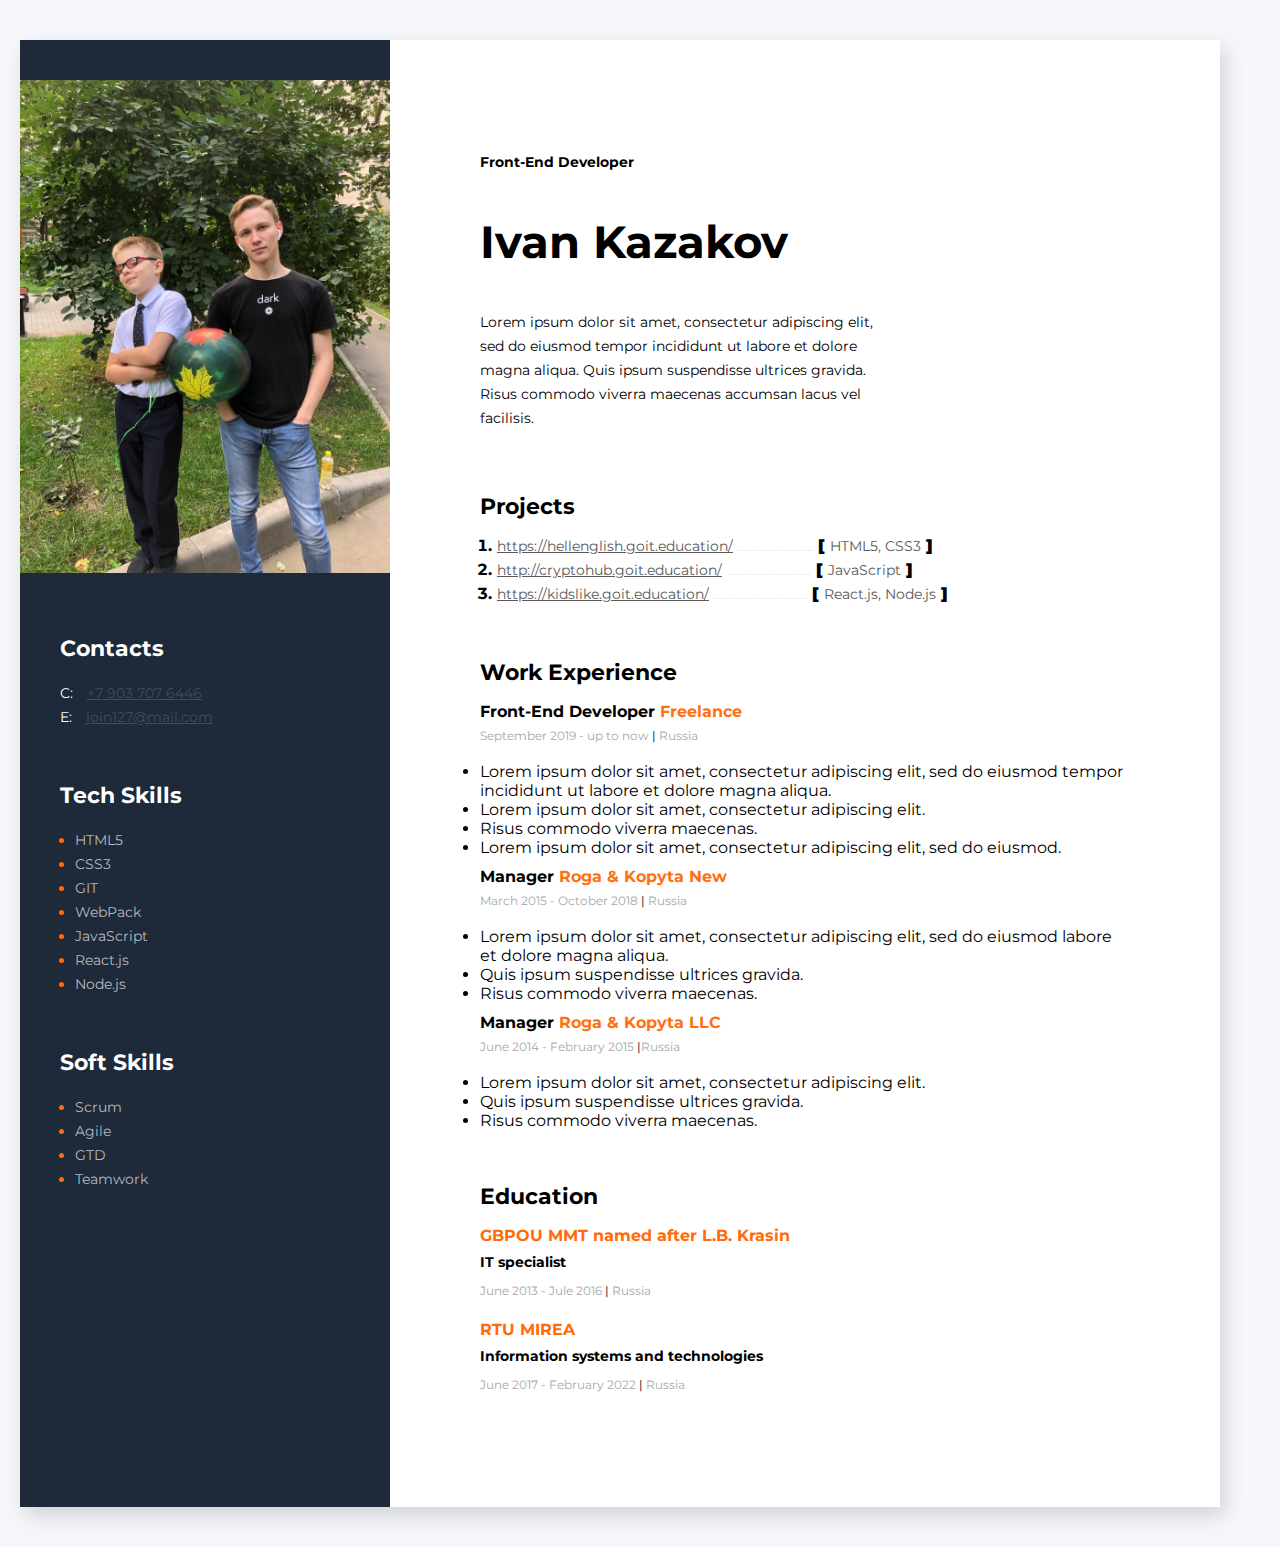
<file: Resume-project/index.html>
<!DOCTYPE html>
<html lang="en">
<head>
    <meta charset="UTF-8">
    <meta name="viewport" content="width=device-width, initial-scale=1.0">
    <title>My resume</title>
    <link rel="stylesheet" href="./css/style.css">
    <link href="https://fonts.googleapis.com/css2?family=Montserrat:wght@400;700&display=swap" rel="stylesheet">
</head>
<body>
    <!-- main container -->
    <div class="wrapper">
        <aside class="sidebar">
            <img class="my-photo" src="./img/fQ2Y82E545Y.jpg" alt="My photo">

            <!-- Contacts container -->
            <div class="contacts-container">
                <h3 class="contacts-title">Contacts</h3>
                <div>
                    <span class="contacts-link-type">C:</span>
                    <a class="contacts-link" href="tel: +7 903 707 6446">+7 903 707 6446</a>
                </div>
                <div>
                    <span class="contacts-link-type">E:</span>
                    <a class="contacts-link" href="mailto:join127@mail.com">join127@mail.com</a>
                </div>
            </div>

            <!-- Tech skills container -->
            <div class="tech-skills-container">
                <h3 class="tech-skills-title">Tech Skills</h3>
                <ul>
                    <li class="tech-skills-item">
                        <span class="tech-skill-text">HTML5</span>
                    </li>
                    <li class="tech-skills-item">
                        <span class="tech-skill-text">CSS3</span>
                    </li>
                    <li class="tech-skills-item"
                    ><span class="tech-skill-text">GIT</span>
                </li>
                    <li class="tech-skills-item">
                        <span class="tech-skill-text">WebPack</span>
                    </li>
                    <li class="tech-skills-item">
                        <span class="tech-skill-text">JavaScript</span>
                    </li>
                    <li class="tech-skills-item">
                        <span class="tech-skill-text">React.js</span>
                    </li>
                    <li class="tech-skills-item">
                        <span class="tech-skill-text">Node.js</span>
                    </li>
                </ul>

            </div>

            <!-- Soft skill container -->
            <div class="soft-skills-container">
                <h3 class="soft-skills-title">Soft Skills</h3>
                <ul>
                    <li class="soft-skills-item">
                        <span class="soft-skill-text">Scrum</span>
                    </li>
                    <li class="soft-skills-item">
                        <span class="soft-skill-text">Agile</span>
                    </li>
                    <li class="soft-skills-item">
                        <span class="soft-skill-text">GTD</span>
                    </li>
                    <li class="soft-skills-item">
                        <span class="soft-skill-text">Teamwork</span>
                    </li>
                </ul>

            </div>
        </aside>

        <!-- about me container -->
        <div class="about-me-container">
            <div class="info-cont">
                <!-- about me main info -->
                <h2 class="about-me">Front-End Developer</h2>
                <h1 class="name">Ivan Kazakov</h1>

                <p class="description">Lorem ipsum dolor sit amet, consectetur adipiscing elit, sed do eiusmod tempor incididunt ut labore et dolore magna aliqua. Quis ipsum suspendisse ultrices gravida. Risus commodo viverra maecenas accumsan lacus vel facilisis. </p>
            </div>

            <!-- Projects container -->
            <div class="proj-cont">
                <h3 class="about-me-title">Projects</h3>

                <ol>
                    <li class="proj-link">
                        <a 
                            class="project-link"
                            href="https://hellenglish.goit.education/"
                        >
                            https://hellenglish.goit.education/</a>
                        <span class="dots">.........................</span>
                        <span><b>[</b> <span class="tech-name">HTML5, CSS3</span> <b>]</b></span>
                    </li>
                    <li class="proj-link">
                        <a
                            class="project-link"
                            href="http://cryptohub.goit.education/"
                        >
                            http://cryptohub.goit.education/</a>
                        <span class="dots">............................</span>
                        <span><b>[</b> <span class="tech-name">JavaScript</span> <b>]</b></span>
                    </li>
                    <li class="proj-link"> 
                        <a
                            class="project-link"
                            href="https://kidslike.goit.education/"
                        >
                            https://kidslike.goit.education/</a>
                        <span class="dots">...............................</span>
                        <span><b>[</b> <span class="tech-name">React.js, Node.js</span> <b>]</b></span>
                    </li>
                </ol>
            </div>

            <!-- work experience -->
            <div>
                <h3 class="about-me-title">Work Experience</h3>

                <!-- campany 1 -->
                <div>
                    <h4 class="prof-title">Front-End Developer <span class="proffeshional-campany">Freelance</span> </h4>
                    <span class="profes-time">
                        September 2019 - up to now <span class="nero">|</span> Russia
                    </span>

                    <ul class="prof-biut">
                        <li class="prof-diut">
                            Lorem ipsum dolor sit amet, consectetur adipiscing elit, sed do eiusmod tempor incididunt ut labore et dolore magna aliqua.
                        </li>
                        <li class="prof-diut">
                            Lorem ipsum dolor sit amet, consectetur adipiscing elit.
                        </li>
                        <li class="prof-diut">
                            Risus commodo viverra maecenas.
                        </li>
                        <li class="prof-diut">
                            Lorem ipsum dolor sit amet, consectetur adipiscing elit, sed do eiusmod.
                        </li>
                    </ul>
                </div>

            </div>
         
                <!-- campany 2 -->
                <div>
                    <h4 class="prof-title">Manager <span class="proffeshional-campany">Roga & Kopyta New</span> </h4>
                    <span class="profes-time">
                        March 2015 - October 2018 <span class="nero">|</span> Russia
                    </span>

                    <ul class="prof-biut">
                        <li class="prof-diut">
                            Lorem ipsum dolor sit amet, consectetur adipiscing elit, sed do eiusmod labore et dolore magna aliqua.
                        </li>
                        <li class="prof-diut">
                            Quis ipsum suspendisse ultrices gravida.
                        </li>
                        <li class="prof-diut">
                            Risus commodo viverra maecenas.
                        </li>
                    </ul>
                </div>

                <!-- campany 3 -->
                <div>
                    <h4 class="prof-title">Manager <span class="proffeshional-campany">Roga & Kopyta LLC</span></h4>
                    <span class="profes-time">
                        June 2014 - February 2015 <span class="nero">|</span>Russia
                    </span>

                    <ul class="prof-biut">
                        <li class="prof-diut">
                            Lorem ipsum dolor sit amet, consectetur adipiscing elit.
                        </li>
                        <li class="prof-diut">
                            Quis ipsum suspendisse ultrices gravida.
                        </li>
                        <li class="prof-diut">
                            Risus commodo viverra maecenas.
                        </li>
                    </ul>
                </div>

            <!-- Education -->
            <div>
                <h4 class="about-me-tit">Education</h4>

                <!-- University 1 -->
                <div>
                    <p class="univers-me">GBPOU MMT named after L.B. Krasin </p>
                    <P class="spec-me-info">IT specialist</P>
                    <span class="profes-time">
                        June 2013 - Jule 2016 <span class="nero">|</span> Russia
                    </span>
                </div>

                <!-- University 2 -->
                <div>
                    <p class="univers-me">RTU MIREA </p>
                    <p class="spec-me-info">Information systems and technologies</p>
                    <span class="profes-time">
                        June 2017 - February 2022 <span class="nero">|</span> Russia
                    </span>
                </div>

            </div>

        </div>
    </div>

</body>
</html>
</file>
<file: Resume-project/css/style.css>
* {
    padding: 0;
    margin: 0;
    box-sizing: border-box;
}

body {
    background: #f5f7fa;
    padding-top: 40px;
    padding-bottom: 40px;
    padding-left: 20px;
    padding-right: 20px;
    font-family: Montserrat;
}

.wrapper {
    background: #fff;
    display: flex;
    width: 1200px;
    box-shadow: 5px 9px 20px rgba(0, 0, 0, 0.15);
}

.sidebar {
    background: #1e2939;
    width: 370px;
    padding-top: 40px;
    padding-bottom: 40px;
}

.my-photo {
    width: 370px;
}

.about-me-container {
    padding-right: 90px;
    padding-left: 90px;
    padding-top: 110px;
    padding-bottom: 110px;
}

.contacts-container {
    margin-left: 40px;
    margin-top: 60px;
    margin-right: 40px;
}

.contacts-title {
    font-size: 22px;
    font-weight: 700;
    line-height: 24px;
    color: #fff;
    margin-bottom: 20px;
}

.contacts-link {
    font-size: 14px;
    font-weight: 400;
    line-height: 24px;
    color: #434c5a;
}

.contacts-link-type {
    font-size: 14px;
    font-weight: 400;
    line-height: 24px;
    color: #fff;
    margin-right: 10px;
}

.tech-skills-title {
    font-size: 22px;
    font-weight: 700;
    line-height: 24px;
    margin-bottom: 20px;
    color: #fff;
}

.tech-skills-container {
    margin-left: 40px;
    margin-left: 40px;
    margin-top: 55px;
}

.tech-skills-item {
    font-size: 14px;
    font-weight: 400;
    line-height: 24px;
    margin-left: 15px;
    color: #ff6b08;
}

.tech-skill-text {
    font-size: 14px;
    font-weight: 400;
    line-height: 24px;
    color: #b7babf;
}

.soft-skills-container {
    margin-left: 40px;
    margin-left: 40px;
    margin-top: 55px;
}

.soft-skills-title {
    font-size: 22px;
    font-weight: 700;
    line-height: 24px;
    margin-bottom: 20px;
    color: #fff;
}

.soft-skills-item{
    font-size: 14px;
    font-weight: 400;
    line-height: 24px;
    margin-left: 15px;
    color: #ff6b08;
}

.soft-skill-text {
    font-size: 14px;
    font-weight: 400;
    line-height: 24px;
    color: #b7babf;
}

.about-me {
    font-size: 14px;
    font-weight: 700;
    line-height: 24px;
    margin-bottom: 23px;
}

.name {
    font-size: 45px;
    font-weight: 700;
    line-height: 89px;
}

.description {
    font-size: 14px;
    font-weight: 400;
    line-height: 24px;
    margin-top: 24px;
    width: 413px;
}

.info-cont {
    margin-bottom: 65px;
}

.about-me-title {
    font-size: 22px;
    font-weight: 700;
    line-height: 24px;
    margin-bottom: 15px;

}

.project-link {
    font-size: 14px;
    font-weight: 400;
    line-height: 24px;
    color: #595959;
}

.tech-name {
    color: #595959;
    font-size: 14px;
    font-weight: 400;
    line-height: 24px;
}

.dots {
    color: #bebebe;
    font-weight: 100;
}

.proj-link {
    font-weight: 700;
    margin-left: 17px;
}

.proj-cont {
    margin-bottom: 55px;
}

.prof-title {
    font-size: 16px;
    font-weight: 700;
    line-height: 24px;
    margin-top: 8px;
}

.proffeshional-campany {
    color: #ff7011;
}

.profes-time{
    font-size: 12px;
    font-weight: 400;
    color: #a8a8a8;
    line-height: 24px;
}

.nero {
    color: #000000;
}

.prof-biut {
    margin-top: 14px;
}

.prof-duti {
    color: #595959;
    font-size: 14px;
    font-weight: 400;
    line-height: 24px;
    margin-bottom: 30px;
}

.about-me-tit {
    font-size: 22px;
    font-weight: 700;
    line-height: 24px;
    margin-top: 55px;
}

.univers-me {
    font-size: 16px;
    font-weight: 700;
    line-height: 24px;
    color: #ff6b08;
    margin-bottom: 2px;
    margin-top: 15px;
}

.spec-me-info{
    font-size: 14px;
    font-weight: 700;
    line-height: 24px;
    margin-bottom: 5px;
}
</file>
